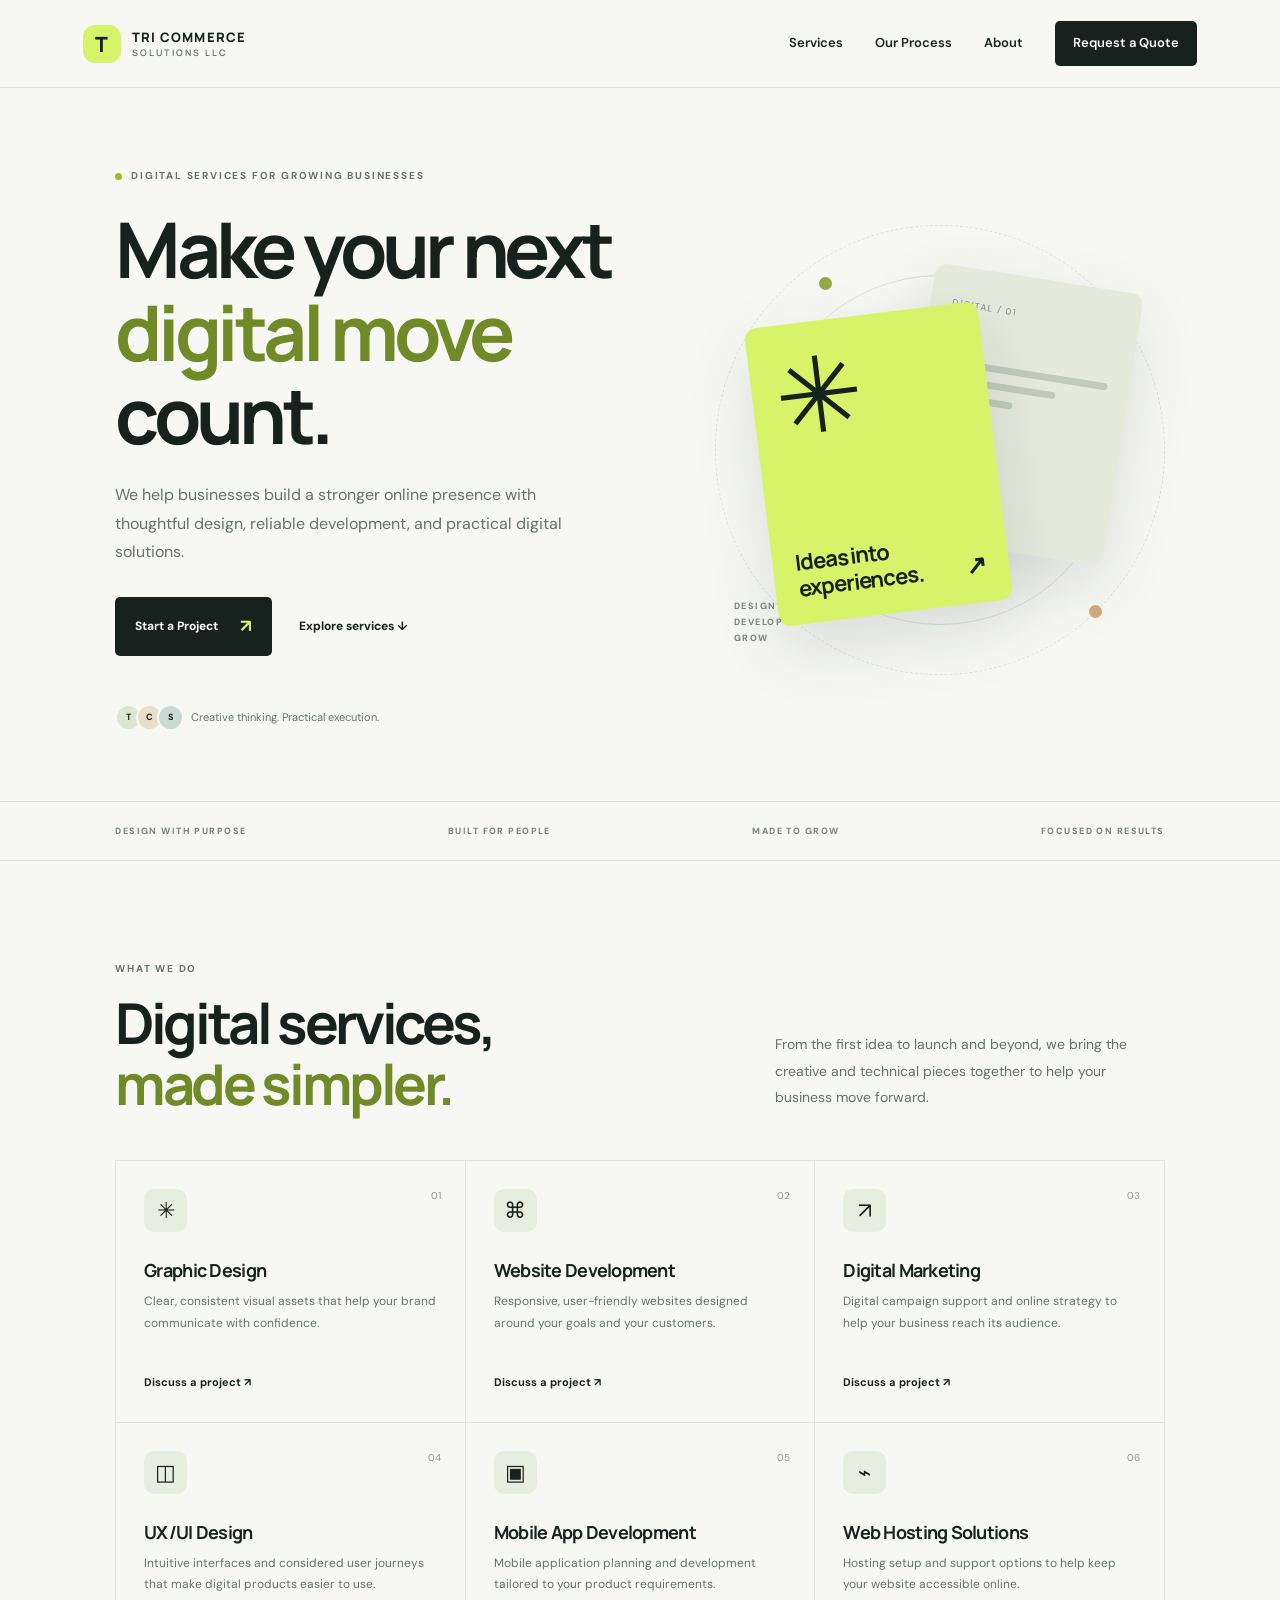
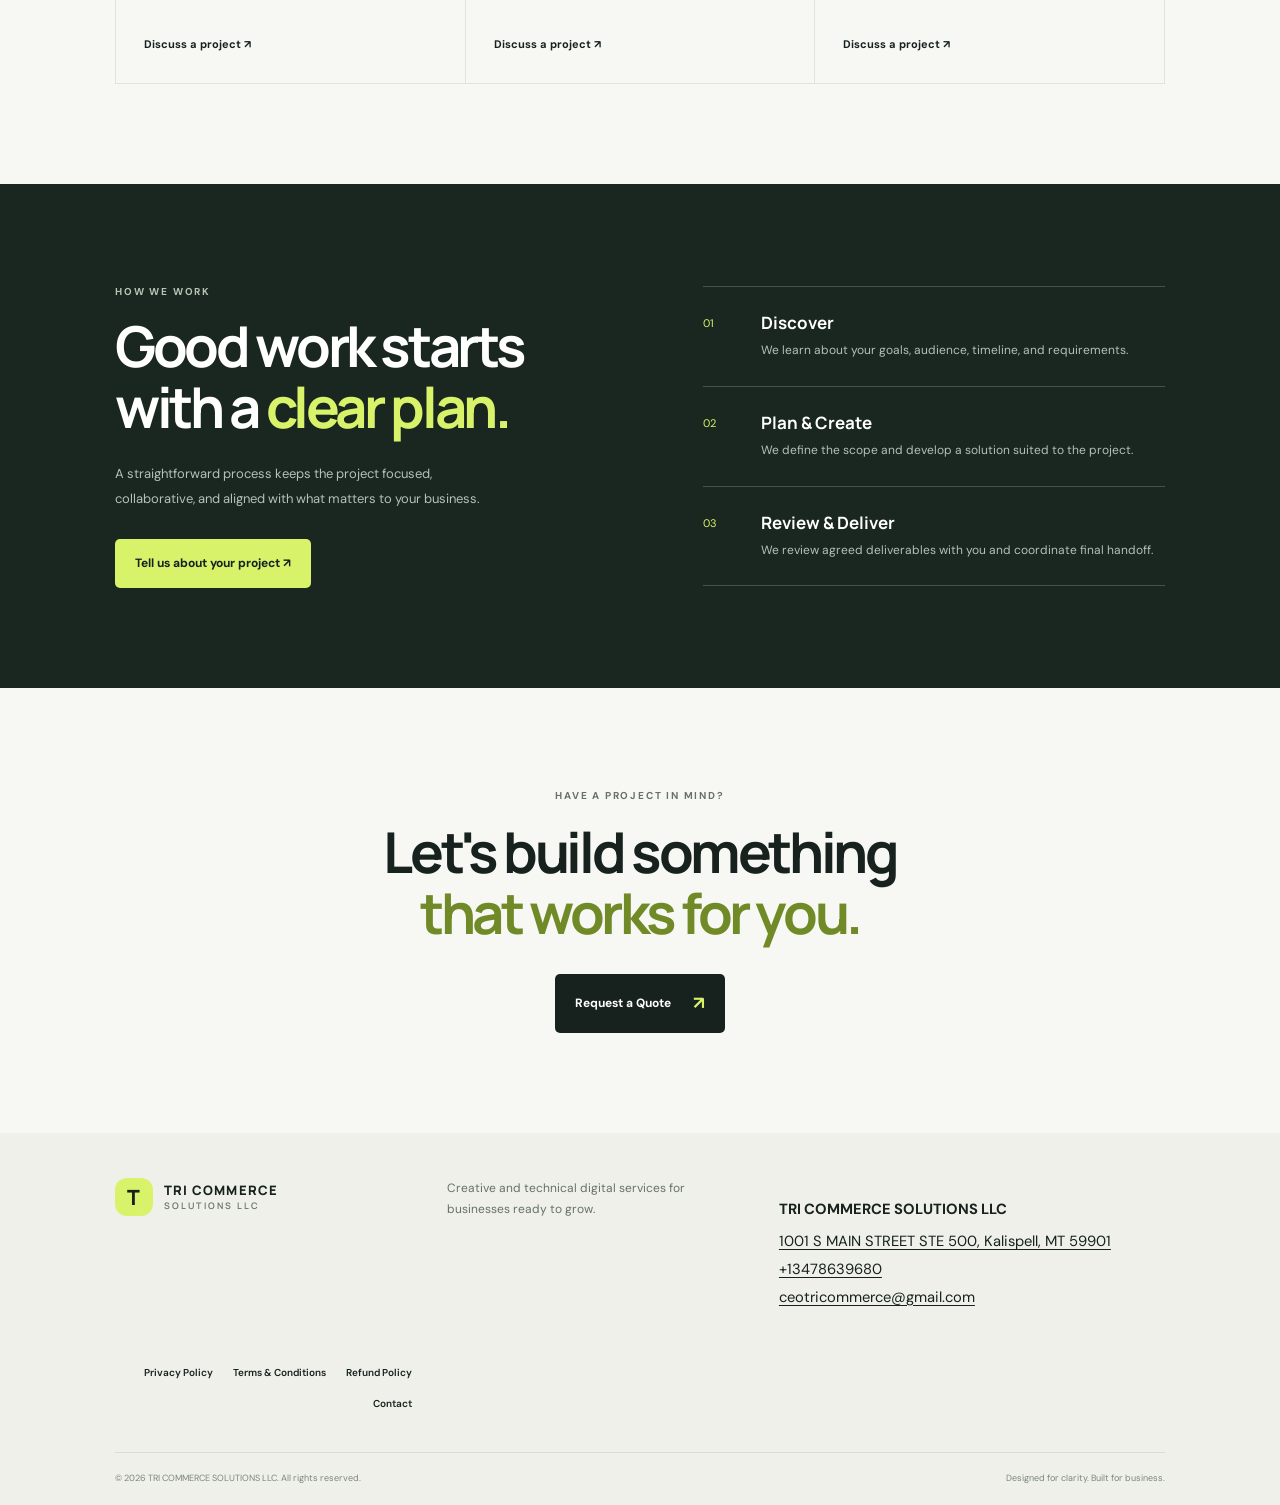
<file: index.html>
<!doctype html>
<html lang="en">
<head>
  <meta charset="utf-8"><meta name="viewport" content="width=device-width, initial-scale=1">
  <meta name="description" content="TRI COMMERCE SOLUTIONS LLC provides graphic design, website development, digital marketing, UX/UI design, mobile app development, and web hosting solutions.">
  <title>TRI COMMERCE SOLUTIONS LLC | Digital Services</title>
  <link rel="icon" href="assets/favicon.svg" type="image/svg+xml">
  <link rel="stylesheet" href="styles.css">
</head>
<body>
<header class="site-header">
  <a class="brand" href="index.html" aria-label="TRI COMMERCE SOLUTIONS LLC home"><span class="brand-mark">T</span><span>TRI COMMERCE <small>SOLUTIONS LLC</small></span></a>
  <button class="menu-toggle" aria-label="Toggle navigation" aria-expanded="false">☰</button>
  <nav class="nav"><a href="#services">Services</a><a href="#process">Our Process</a><a href="about.html">About</a><a href="contact.html" class="nav-cta">Request a Quote</a></nav>
</header>
<main>
  <section class="hero">
    <div class="hero-copy">
      <p class="eyebrow"><span></span> DIGITAL SERVICES FOR GROWING BUSINESSES</p>
      <h1>Make your next<br><em>digital move</em> count.</h1>
      <p class="hero-text">We help businesses build a stronger online presence with thoughtful design, reliable development, and practical digital solutions.</p>
      <div class="hero-actions"><a class="button button-dark" href="contact.html">Start a Project <span>↗</span></a><a class="text-link" href="#services">Explore services ↓</a></div>
      <div class="hero-note"><div class="avatar-stack"><b>T</b><b>C</b><b>S</b></div><span>Creative thinking. Practical execution.</span></div>
    </div>
    <div class="hero-art" aria-label="Abstract geometric illustration">
      <div class="art-orbit orbit-one"></div><div class="art-orbit orbit-two"></div>
      <div class="art-card card-back"><span class="tiny-label">DIGITAL / 01</span><div class="mini-lines"><i></i><i></i><i></i></div></div>
      <div class="art-card card-front"><span class="art-symbol">✳</span><div class="art-card-bottom"><span>Ideas into<br>experiences.</span><b>↗</b></div></div>
      <div class="art-dot dot-one"></div><div class="art-dot dot-two"></div><div class="art-label">DESIGN<br>DEVELOP<br>GROW</div>
    </div>
  </section>
  <section class="trust-strip"><span>DESIGN WITH PURPOSE</span><span>BUILT FOR PEOPLE</span><span>MADE TO GROW</span><span>FOCUSED ON RESULTS</span></section>
  <section class="section services-section" id="services">
    <div class="section-heading"><div><p class="eyebrow">WHAT WE DO</p><h2>Digital services,<br><em>made simpler.</em></h2></div><p>From the first idea to launch and beyond, we bring the creative and technical pieces together to help your business move forward.</p></div>
    <div class="service-grid">
      <article class="service-card"><span class="service-number">01</span><div class="service-icon">✳</div><h3>Graphic Design</h3><p>Clear, consistent visual assets that help your brand communicate with confidence.</p><a href="contact.html?service=Graphic%20Design">Discuss a project ↗</a></article>
      <article class="service-card"><span class="service-number">02</span><div class="service-icon">⌘</div><h3>Website Development</h3><p>Responsive, user-friendly websites designed around your goals and your customers.</p><a href="contact.html?service=Website%20Development">Discuss a project ↗</a></article>
      <article class="service-card"><span class="service-number">03</span><div class="service-icon">↗</div><h3>Digital Marketing</h3><p>Digital campaign support and online strategy to help your business reach its audience.</p><a href="contact.html?service=Digital%20Marketing">Discuss a project ↗</a></article>
      <article class="service-card"><span class="service-number">04</span><div class="service-icon">◫</div><h3>UX/UI Design</h3><p>Intuitive interfaces and considered user journeys that make digital products easier to use.</p><a href="contact.html?service=UX%2FUI%20Design">Discuss a project ↗</a></article>
      <article class="service-card"><span class="service-number">05</span><div class="service-icon">▣</div><h3>Mobile App Development</h3><p>Mobile application planning and development tailored to your product requirements.</p><a href="contact.html?service=Mobile%20App%20Development">Discuss a project ↗</a></article>
      <article class="service-card"><span class="service-number">06</span><div class="service-icon">⌁</div><h3>Web Hosting Solutions</h3><p>Hosting setup and support options to help keep your website accessible online.</p><a href="contact.html?service=Web%20Hosting">Discuss a project ↗</a></article>
    </div>
  </section>
  <section class="process-section" id="process"><div class="section process-inner"><div><p class="eyebrow">HOW WE WORK</p><h2>Good work starts<br>with a <em>clear plan.</em></h2><p class="process-intro">A straightforward process keeps the project focused, collaborative, and aligned with what matters to your business.</p><a class="button button-light" href="contact.html">Tell us about your project ↗</a></div><div class="steps"><div class="step"><span>01</span><div><h3>Discover</h3><p>We learn about your goals, audience, timeline, and requirements.</p></div></div><div class="step"><span>02</span><div><h3>Plan & Create</h3><p>We define the scope and develop a solution suited to the project.</p></div></div><div class="step"><span>03</span><div><h3>Review & Deliver</h3><p>We review agreed deliverables with you and coordinate final handoff.</p></div></div></div></div></section>
  <section class="cta-section"><p class="eyebrow">HAVE A PROJECT IN MIND?</p><h2>Let's build something<br><em>that works for you.</em></h2><a class="button button-dark" href="contact.html">Request a Quote <span>↗</span></a></section>
</main>
<footer class="footer"><div class="footer-top"><a class="brand brand-footer" href="index.html"><span class="brand-mark">T</span><span>TRI COMMERCE <small>SOLUTIONS LLC</small></span></a><p>Creative and technical digital services for businesses ready to grow.</p><div class="business-contact"><strong>TRI COMMERCE SOLUTIONS LLC</strong><br><a href="https://www.google.com/maps/search/?api=1&query=1001+S+MAIN+STREET+STE+500+Kalispell+MT+59901">1001 S MAIN STREET STE 500, Kalispell, MT 59901</a><br><a href="tel:+13478639680">+13478639680</a><br><a href="mailto:ceotricommerce@gmail.com">ceotricommerce@gmail.com</a></div><div class="footer-links"><a href="privacy.html">Privacy Policy</a><a href="terms.html">Terms & Conditions</a><a href="refund-policy.html">Refund Policy</a><a href="contact.html">Contact</a></div></div><div class="footer-bottom"><span>© <span id="year"></span> TRI COMMERCE SOLUTIONS LLC. All rights reserved.</span><span>Designed for clarity. Built for business.</span></div></footer>
<script src="script.js"></script>
</body></html>
</file>
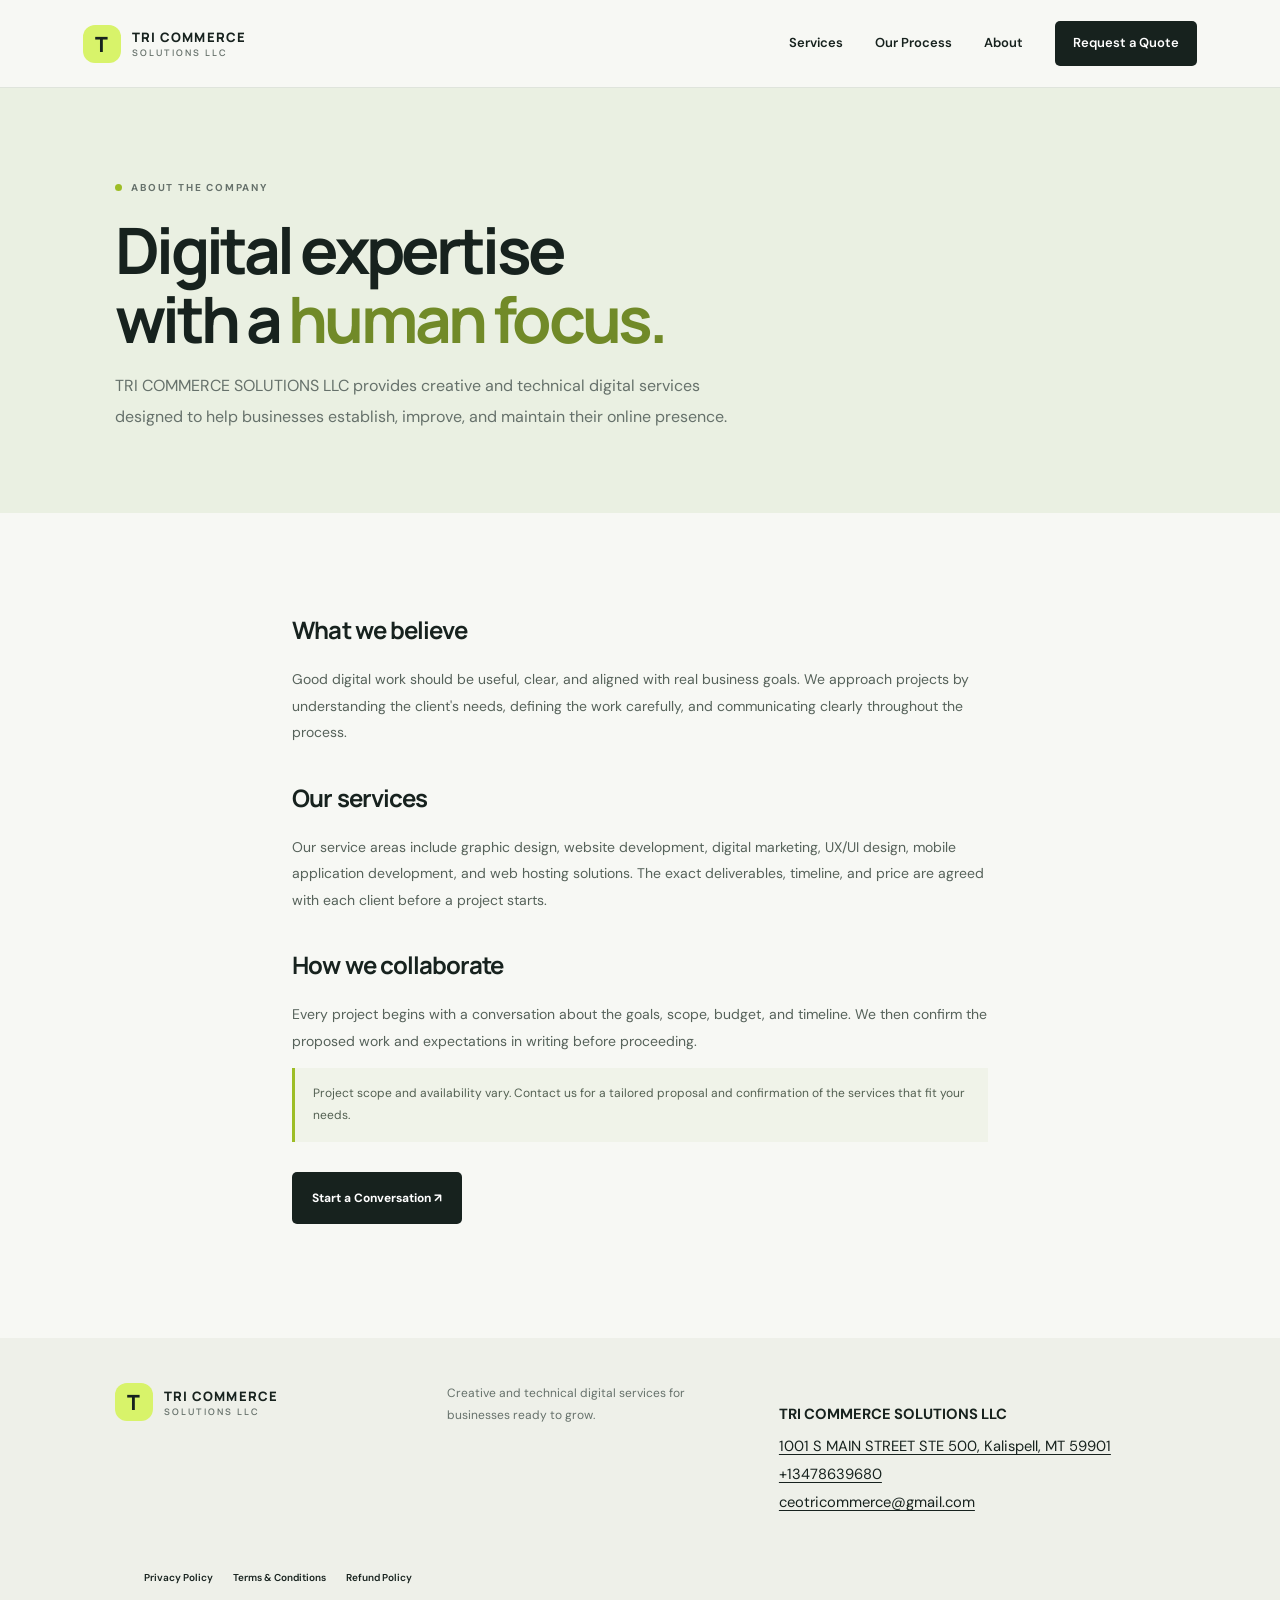
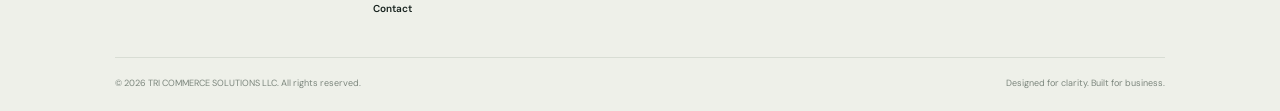
<file: about.html>
<!doctype html><html lang="en"><head><meta charset="utf-8"><meta name="viewport" content="width=device-width,initial-scale=1"><meta name="description" content="Learn about TRI COMMERCE SOLUTIONS LLC and its digital services."><title>About Us | TRI COMMERCE SOLUTIONS LLC</title><link rel="stylesheet" href="styles.css"></head><body><header class="site-header"><a class="brand" href="index.html"><span class="brand-mark">T</span><span>TRI COMMERCE <small>SOLUTIONS LLC</small></span></a><button class="menu-toggle" aria-label="Toggle navigation" aria-expanded="false">☰</button><nav class="nav"><a href="index.html#services">Services</a><a href="index.html#process">Our Process</a><a href="about.html">About</a><a href="contact.html" class="nav-cta">Request a Quote</a></nav></header><main><section class="page-hero"><p class="eyebrow"><span></span> ABOUT THE COMPANY</p><h1>Digital expertise<br>with a <em>human focus.</em></h1><p>TRI COMMERCE SOLUTIONS LLC provides creative and technical digital services designed to help businesses establish, improve, and maintain their online presence.</p></section><section class="content-section"><h2>What we believe</h2><p>Good digital work should be useful, clear, and aligned with real business goals. We approach projects by understanding the client's needs, defining the work carefully, and communicating clearly throughout the process.</p><h2>Our services</h2><p>Our service areas include graphic design, website development, digital marketing, UX/UI design, mobile application development, and web hosting solutions. The exact deliverables, timeline, and price are agreed with each client before a project starts.</p><h2>How we collaborate</h2><p>Every project begins with a conversation about the goals, scope, budget, and timeline. We then confirm the proposed work and expectations in writing before proceeding.</p><div class="notice">Project scope and availability vary. Contact us for a tailored proposal and confirmation of the services that fit your needs.</div><p style="margin-top:30px"><a class="button button-dark" href="contact.html">Start a Conversation ↗</a></p></section></main><footer class="footer"><div class="footer-top"><a class="brand brand-footer" href="index.html"><span class="brand-mark">T</span><span>TRI COMMERCE <small>SOLUTIONS LLC</small></span></a><p>Creative and technical digital services for businesses ready to grow.</p><div class="business-contact"><strong>TRI COMMERCE SOLUTIONS LLC</strong><br><a href="https://www.google.com/maps/search/?api=1&query=1001+S+MAIN+STREET+STE+500+Kalispell+MT+59901">1001 S MAIN STREET STE 500, Kalispell, MT 59901</a><br><a href="tel:+13478639680">+13478639680</a><br><a href="mailto:ceotricommerce@gmail.com">ceotricommerce@gmail.com</a></div><div class="footer-links"><a href="privacy.html">Privacy Policy</a><a href="terms.html">Terms & Conditions</a><a href="refund-policy.html">Refund Policy</a><a href="contact.html">Contact</a></div></div><div class="footer-bottom"><span>© <span id="year"></span> TRI COMMERCE SOLUTIONS LLC. All rights reserved.</span><span>Designed for clarity. Built for business.</span></div></footer><script src="script.js"></script></body></html>
</file>
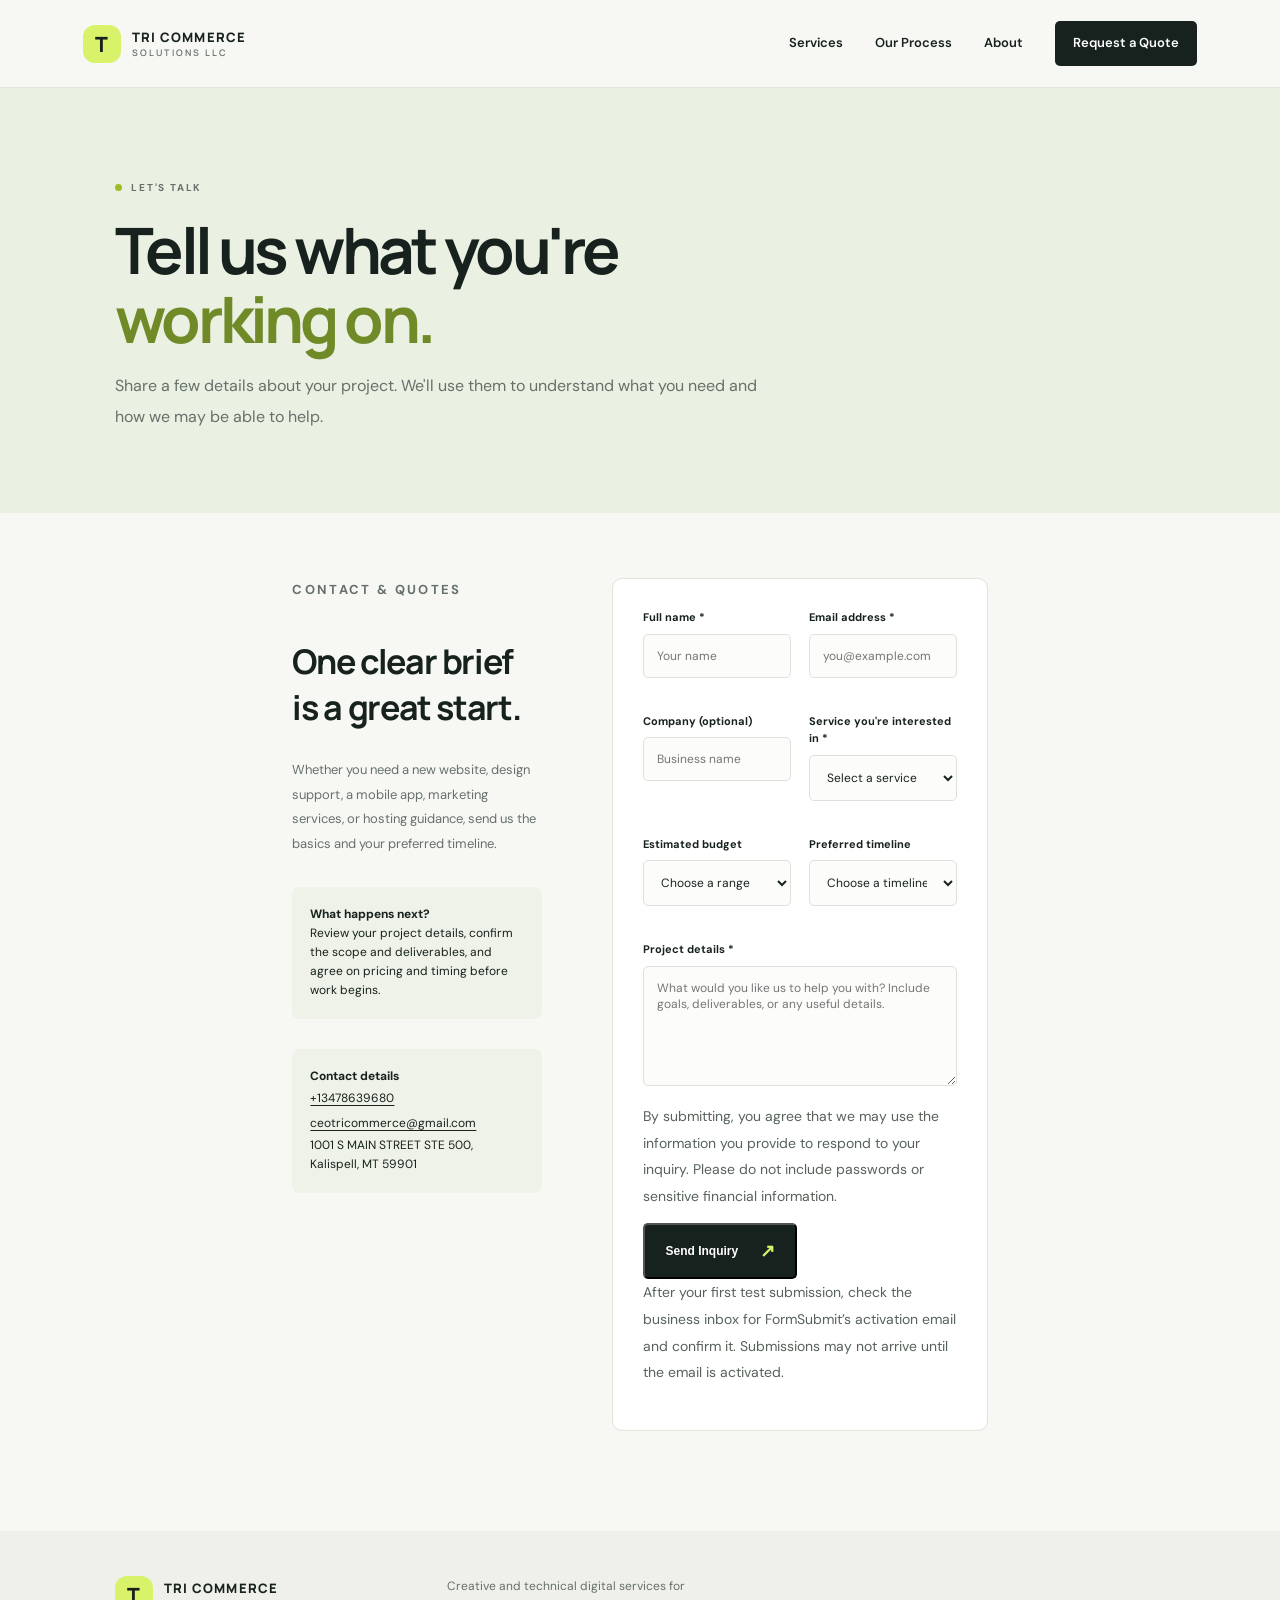
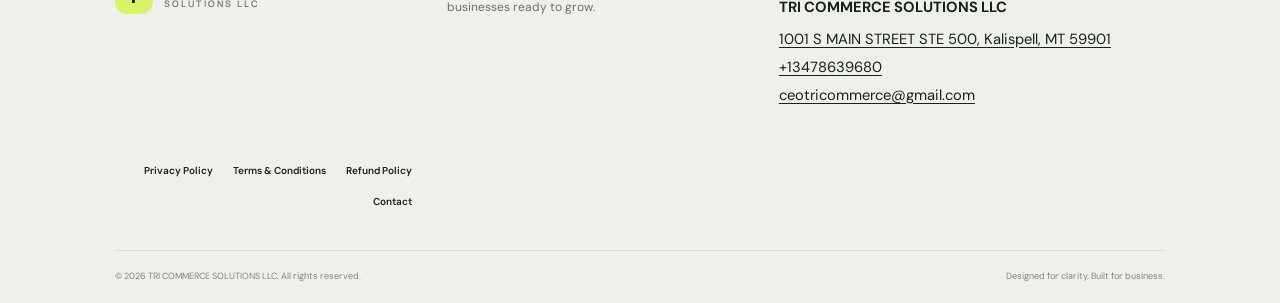
<file: contact.html>
<!doctype html><html lang="en"><head><meta charset="utf-8"><meta name="viewport" content="width=device-width,initial-scale=1"><meta name="description" content="Contact TRI COMMERCE SOLUTIONS LLC about digital services or request a project quote."><title>Contact & Request a Quote | TRI COMMERCE SOLUTIONS LLC</title><link rel="stylesheet" href="styles.css"></head><body>
<header class="site-header"><a class="brand" href="index.html"><span class="brand-mark">T</span><span>TRI COMMERCE <small>SOLUTIONS LLC</small></span></a><button class="menu-toggle" aria-label="Toggle navigation" aria-expanded="false">☰</button><nav class="nav"><a href="index.html#services">Services</a><a href="index.html#process">Our Process</a><a href="about.html">About</a><a href="contact.html" class="nav-cta">Request a Quote</a></nav></header>
<main><section class="page-hero"><p class="eyebrow"><span></span> LET'S TALK</p><h1>Tell us what you're<br><em>working on.</em></h1><p>Share a few details about your project. We'll use them to understand what you need and how we may be able to help.</p></section><section class="content-section contact-layout"><div class="contact-aside"><p class="eyebrow">CONTACT & QUOTES</p><h2>One clear brief is a great start.</h2><p>Whether you need a new website, design support, a mobile app, marketing services, or hosting guidance, send us the basics and your preferred timeline.</p><div class="contact-note"><strong>What happens next?</strong><br>Review your project details, confirm the scope and deliverables, and agree on pricing and timing before work begins.</div><div class="contact-note"><strong>Contact details</strong><br><a href="tel:+13478639680">+13478639680</a><br><a href="mailto:ceotricommerce@gmail.com">ceotricommerce@gmail.com</a><br>1001 S MAIN STREET STE 500, Kalispell, MT 59901</div></div>
<form class="form-card" id="contact-form" action="https://formsubmit.co/ceotricommerce@gmail.com" method="POST"><input type="hidden" name="_subject" value="New website inquiry — TRI COMMERCE SOLUTIONS LLC"><input type="hidden" name="_template" value="table"><div class="form-grid"><div class="field"><label for="name">Full name *</label><input id="name" name="name" autocomplete="name" required placeholder="Your name"></div><div class="field"><label for="email">Email address *</label><input id="email" name="email" type="email" autocomplete="email" required placeholder="you@example.com"></div><div class="field"><label for="company">Company (optional)</label><input id="company" name="company" autocomplete="organization" placeholder="Business name"></div><div class="field"><label for="service">Service you're interested in *</label><select id="service" name="service" required><option value="">Select a service</option><option>Graphic Design</option><option>Website Development</option><option>Digital Marketing</option><option>UX/UI Design</option><option>Mobile App Development</option><option>Web Hosting</option><option>Multiple Services</option><option>Other</option></select></div><div class="field"><label for="budget">Estimated budget</label><select id="budget" name="budget"><option value="">Choose a range</option><option>Under $500</option><option>$500–$2,000</option><option>$2,000–$5,000</option><option>$5,000+</option><option>Not sure yet</option></select></div><div class="field"><label for="timeline">Preferred timeline</label><select id="timeline" name="timeline"><option value="">Choose a timeline</option><option>As soon as possible</option><option>1–3 weeks</option><option>3–6 weeks</option><option>Flexible</option></select></div><div class="field full"><label for="message">Project details *</label><textarea id="message" name="message" required placeholder="What would you like us to help you with? Include goals, deliverables, or any useful details."></textarea></div></div><p class="form-hint">By submitting, you agree that we may use the information you provide to respond to your inquiry. Please do not include passwords or sensitive financial information.</p><button class="button button-dark" type="submit">Send Inquiry <span>↗</span></button><p class="form-hint">After your first test submission, check the business inbox for FormSubmit’s activation email and confirm it. Submissions may not arrive until the email is activated.</p></form></section></main>
<footer class="footer"><div class="footer-top"><a class="brand brand-footer" href="index.html"><span class="brand-mark">T</span><span>TRI COMMERCE <small>SOLUTIONS LLC</small></span></a><p>Creative and technical digital services for businesses ready to grow.</p><div class="business-contact"><strong>TRI COMMERCE SOLUTIONS LLC</strong><br><a href="https://www.google.com/maps/search/?api=1&query=1001+S+MAIN+STREET+STE+500+Kalispell+MT+59901">1001 S MAIN STREET STE 500, Kalispell, MT 59901</a><br><a href="tel:+13478639680">+13478639680</a><br><a href="mailto:ceotricommerce@gmail.com">ceotricommerce@gmail.com</a></div><div class="footer-links"><a href="privacy.html">Privacy Policy</a><a href="terms.html">Terms & Conditions</a><a href="refund-policy.html">Refund Policy</a><a href="contact.html">Contact</a></div></div><div class="footer-bottom"><span>© <span id="year"></span> TRI COMMERCE SOLUTIONS LLC. All rights reserved.</span><span>Designed for clarity. Built for business.</span></div></footer><script src="script.js"></script></body></html>
</file>
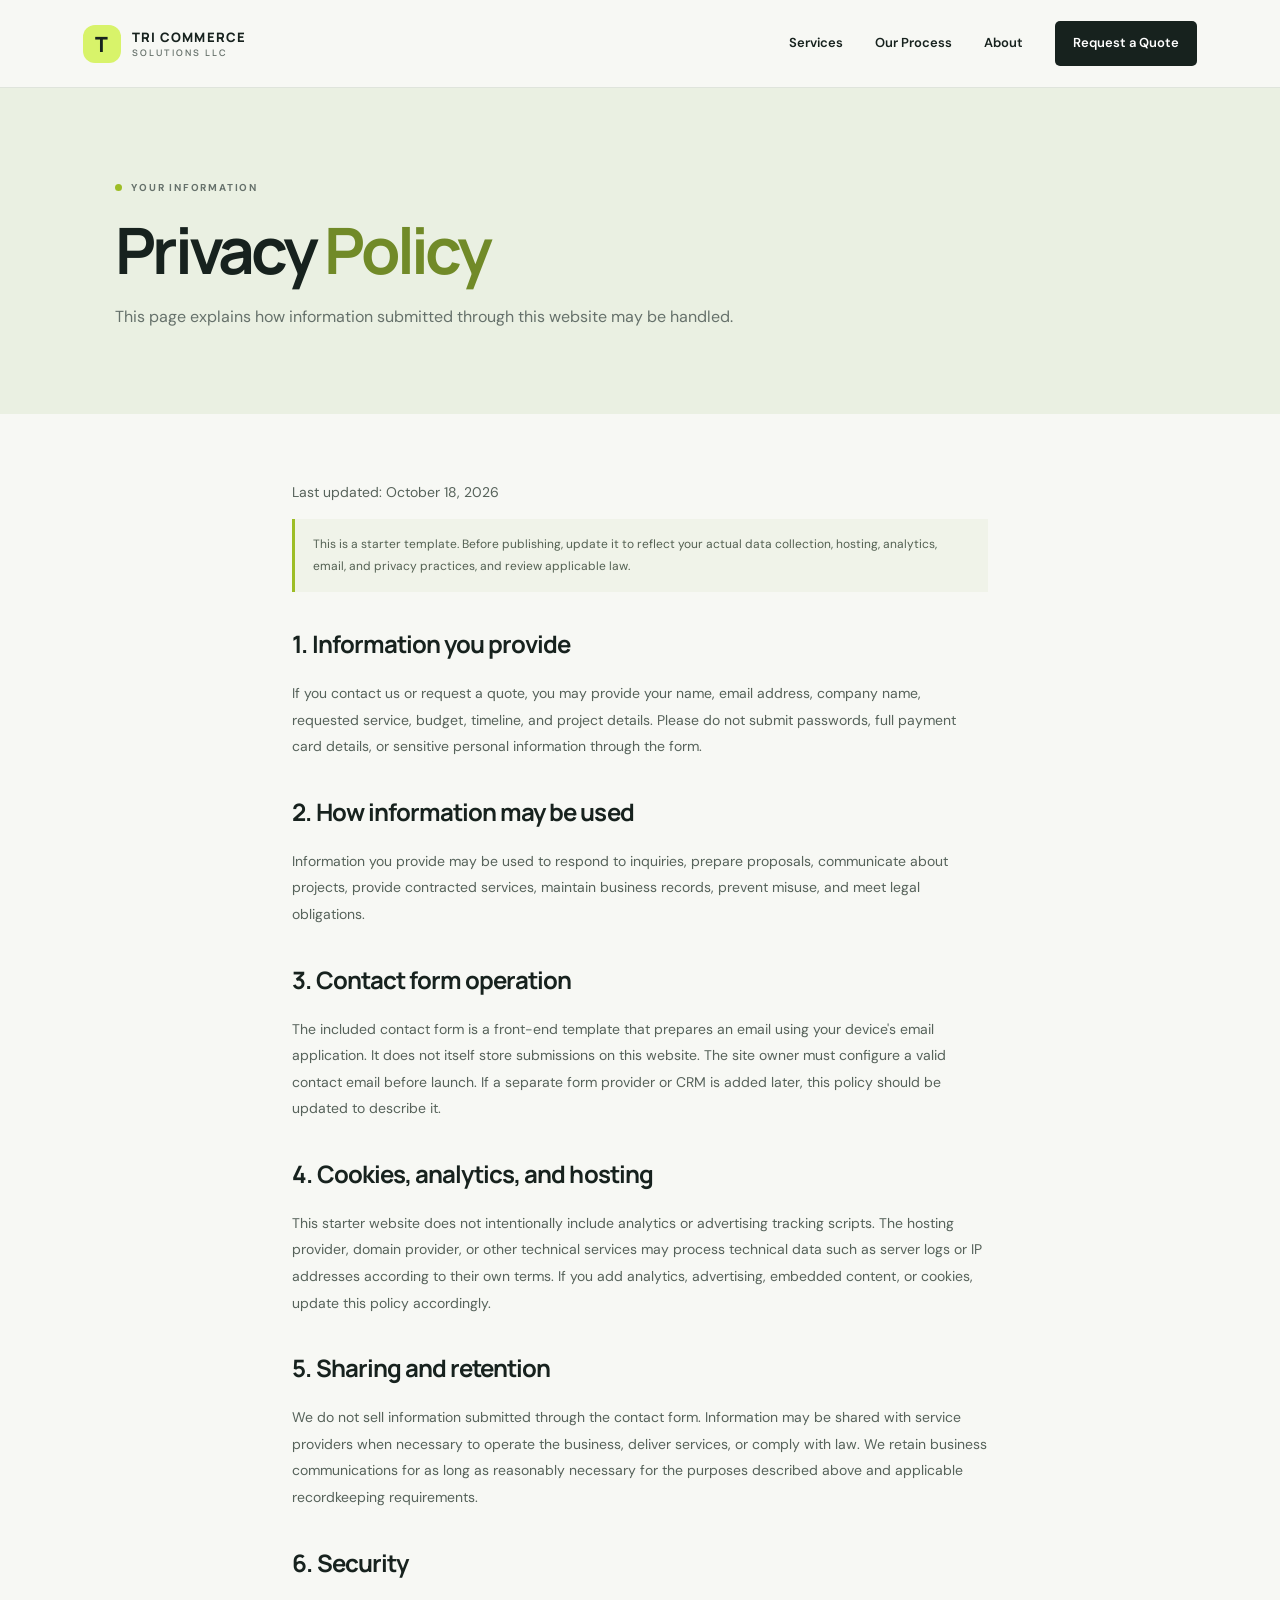
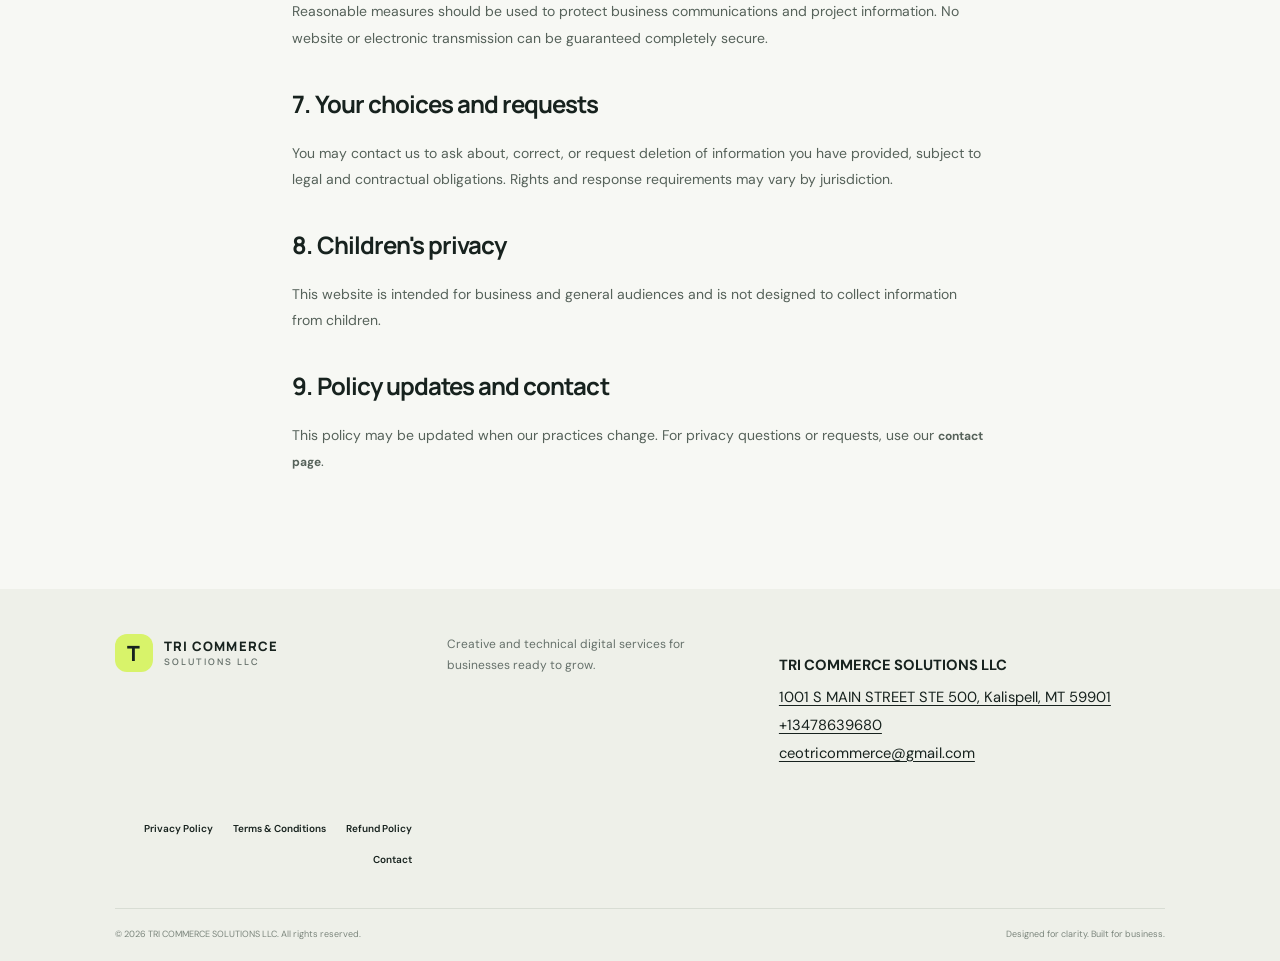
<file: privacy.html>
<!doctype html><html lang="en"><head><meta charset="utf-8"><meta name="viewport" content="width=device-width,initial-scale=1"><title>Privacy Policy | TRI COMMERCE SOLUTIONS LLC</title><link rel="stylesheet" href="styles.css"></head><body><header class="site-header"><a class="brand" href="index.html"><span class="brand-mark">T</span><span>TRI COMMERCE <small>SOLUTIONS LLC</small></span></a><button class="menu-toggle" aria-label="Toggle navigation" aria-expanded="false">☰</button><nav class="nav"><a href="index.html#services">Services</a><a href="index.html#process">Our Process</a><a href="about.html">About</a><a href="contact.html" class="nav-cta">Request a Quote</a></nav></header><main><section class="page-hero"><p class="eyebrow"><span></span> YOUR INFORMATION</p><h1>Privacy <em>Policy</em></h1><p>This page explains how information submitted through this website may be handled.</p></section><article class="content-section"><p class="legal-updated">Last updated: October 18, 2026</p><div class="notice">This is a starter template. Before publishing, update it to reflect your actual data collection, hosting, analytics, email, and privacy practices, and review applicable law.</div><h2>1. Information you provide</h2><p>If you contact us or request a quote, you may provide your name, email address, company name, requested service, budget, timeline, and project details. Please do not submit passwords, full payment card details, or sensitive personal information through the form.</p><h2>2. How information may be used</h2><p>Information you provide may be used to respond to inquiries, prepare proposals, communicate about projects, provide contracted services, maintain business records, prevent misuse, and meet legal obligations.</p><h2>3. Contact form operation</h2><p>The included contact form is a front-end template that prepares an email using your device's email application. It does not itself store submissions on this website. The site owner must configure a valid contact email before launch. If a separate form provider or CRM is added later, this policy should be updated to describe it.</p><h2>4. Cookies, analytics, and hosting</h2><p>This starter website does not intentionally include analytics or advertising tracking scripts. The hosting provider, domain provider, or other technical services may process technical data such as server logs or IP addresses according to their own terms. If you add analytics, advertising, embedded content, or cookies, update this policy accordingly.</p><h2>5. Sharing and retention</h2><p>We do not sell information submitted through the contact form. Information may be shared with service providers when necessary to operate the business, deliver services, or comply with law. We retain business communications for as long as reasonably necessary for the purposes described above and applicable recordkeeping requirements.</p><h2>6. Security</h2><p>Reasonable measures should be used to protect business communications and project information. No website or electronic transmission can be guaranteed completely secure.</p><h2>7. Your choices and requests</h2><p>You may contact us to ask about, correct, or request deletion of information you have provided, subject to legal and contractual obligations. Rights and response requirements may vary by jurisdiction.</p><h2>8. Children's privacy</h2><p>This website is intended for business and general audiences and is not designed to collect information from children.</p><h2>9. Policy updates and contact</h2><p>This policy may be updated when our practices change. For privacy questions or requests, use our <a class="text-link" href="contact.html">contact page</a>.</p></article></main><footer class="footer"><div class="footer-top"><a class="brand brand-footer" href="index.html"><span class="brand-mark">T</span><span>TRI COMMERCE <small>SOLUTIONS LLC</small></span></a><p>Creative and technical digital services for businesses ready to grow.</p><div class="business-contact"><strong>TRI COMMERCE SOLUTIONS LLC</strong><br><a href="https://www.google.com/maps/search/?api=1&query=1001+S+MAIN+STREET+STE+500+Kalispell+MT+59901">1001 S MAIN STREET STE 500, Kalispell, MT 59901</a><br><a href="tel:+13478639680">+13478639680</a><br><a href="mailto:ceotricommerce@gmail.com">ceotricommerce@gmail.com</a></div><div class="footer-links"><a href="privacy.html">Privacy Policy</a><a href="terms.html">Terms & Conditions</a><a href="refund-policy.html">Refund Policy</a><a href="contact.html">Contact</a></div></div><div class="footer-bottom"><span>© <span id="year"></span> TRI COMMERCE SOLUTIONS LLC. All rights reserved.</span><span>Designed for clarity. Built for business.</span></div></footer><script src="script.js"></script></body></html>
</file>
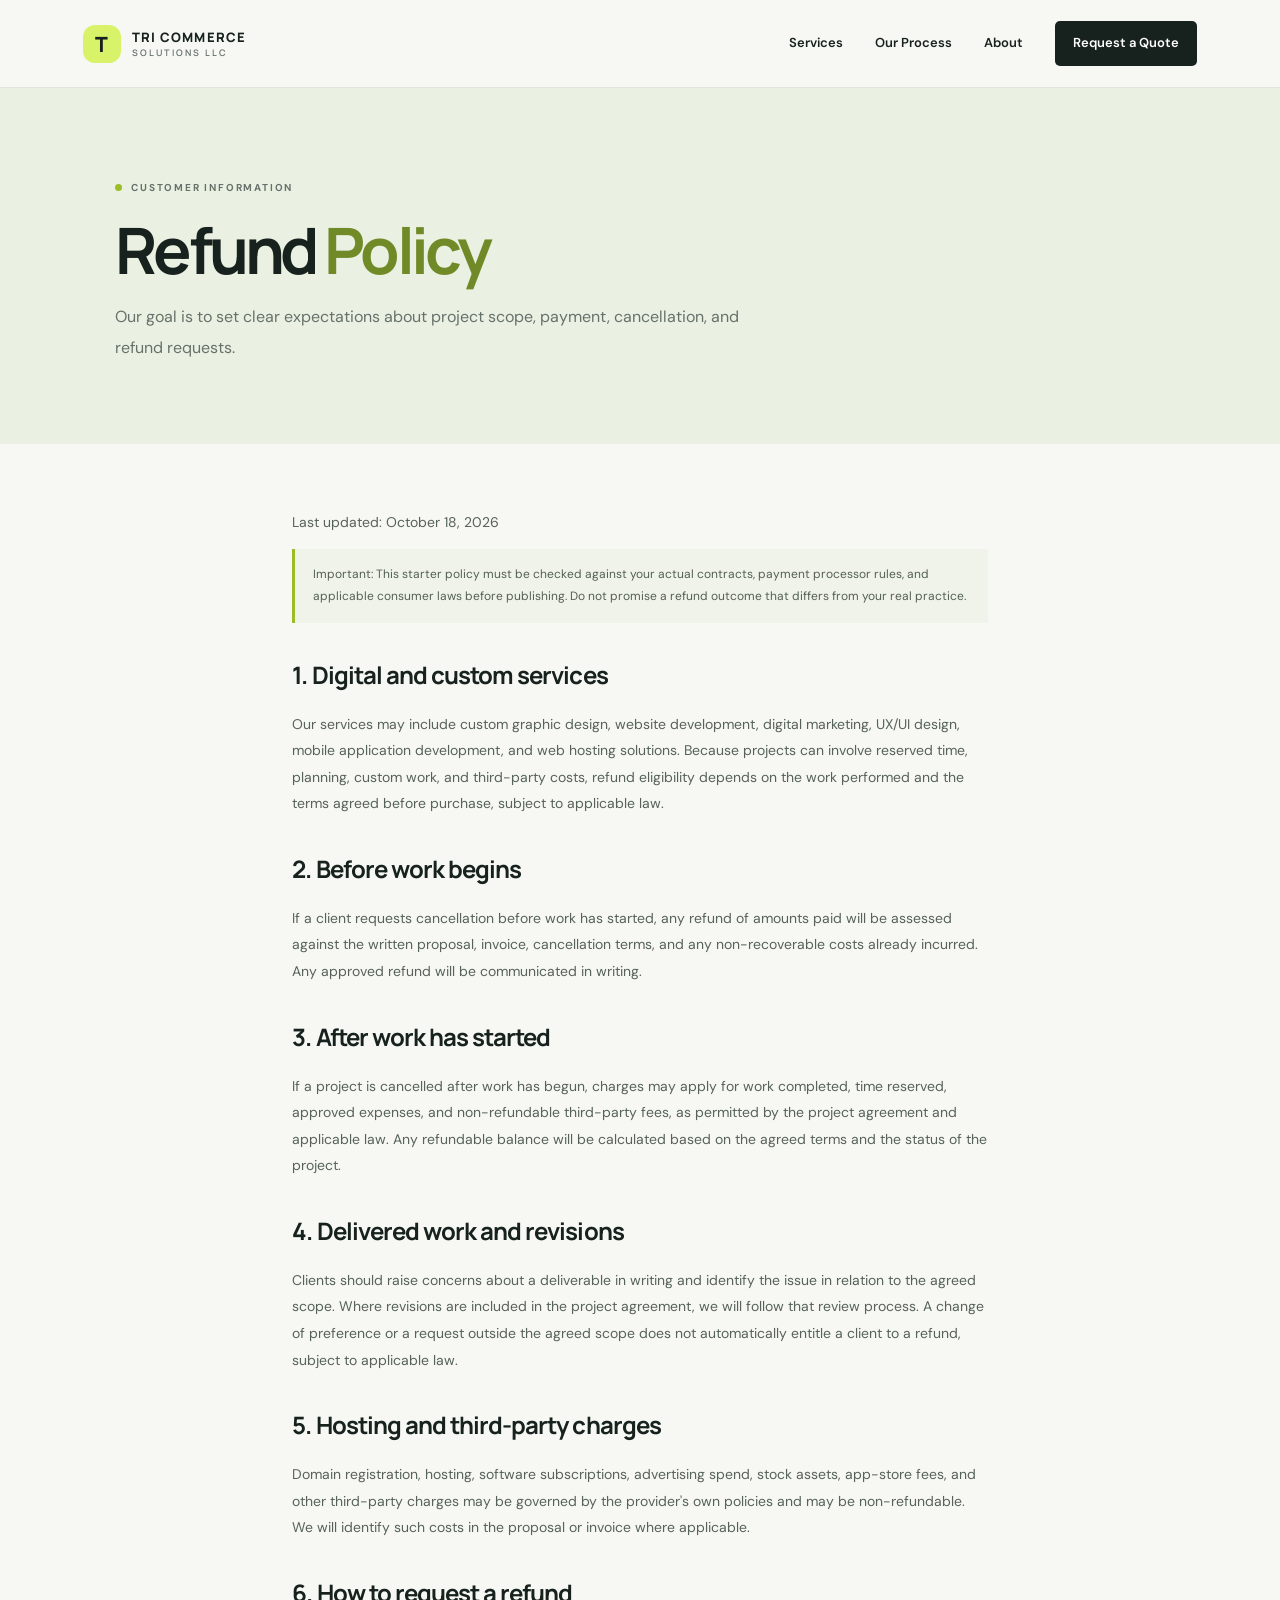
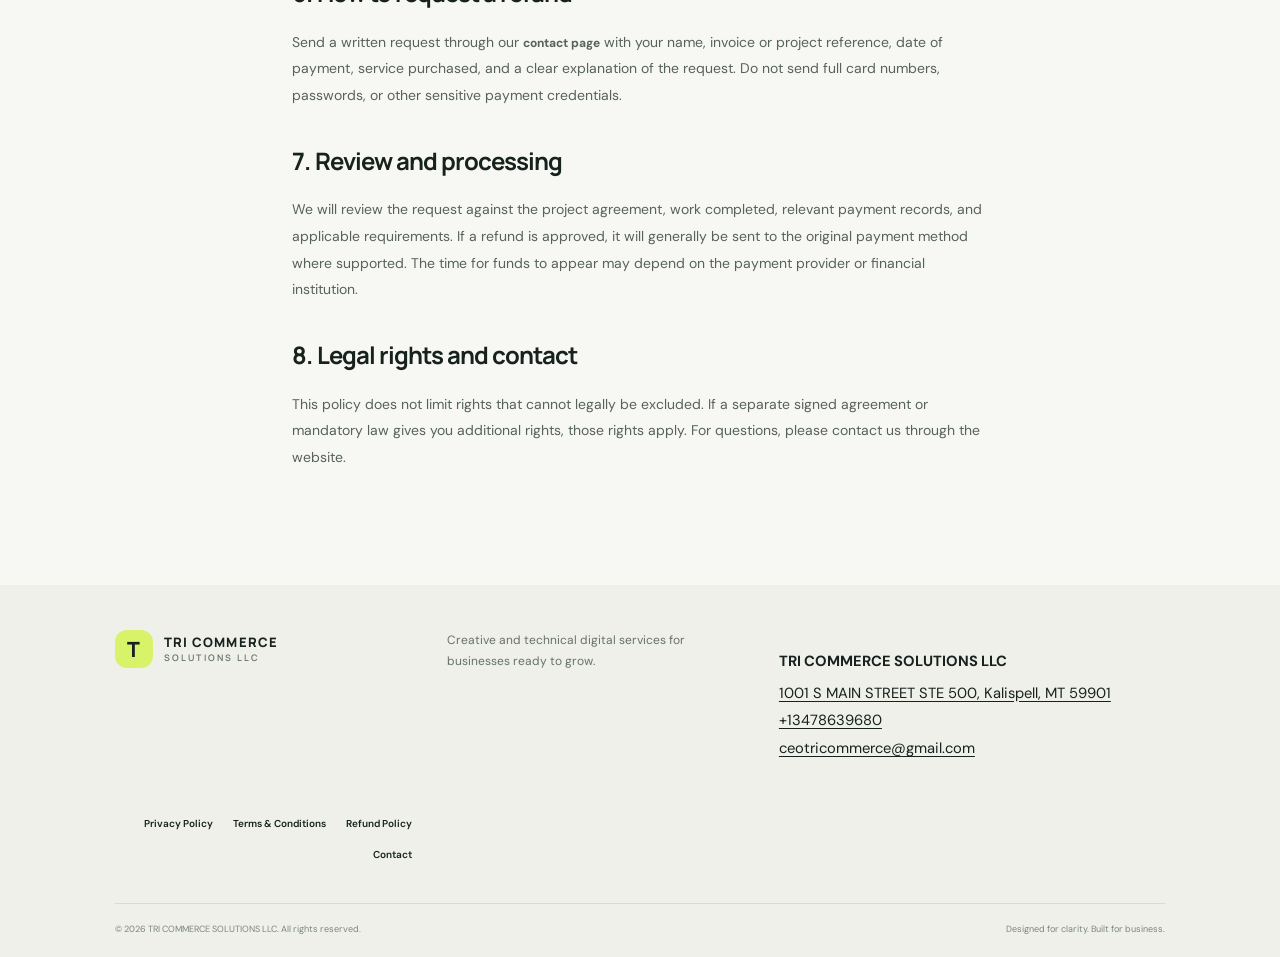
<file: refund-policy.html>
<!doctype html><html lang="en"><head><meta charset="utf-8"><meta name="viewport" content="width=device-width,initial-scale=1"><title>Refund Policy | TRI COMMERCE SOLUTIONS LLC</title><link rel="stylesheet" href="styles.css"></head><body><header class="site-header"><a class="brand" href="index.html"><span class="brand-mark">T</span><span>TRI COMMERCE <small>SOLUTIONS LLC</small></span></a><button class="menu-toggle" aria-label="Toggle navigation" aria-expanded="false">☰</button><nav class="nav"><a href="index.html#services">Services</a><a href="index.html#process">Our Process</a><a href="about.html">About</a><a href="contact.html" class="nav-cta">Request a Quote</a></nav></header><main><section class="page-hero"><p class="eyebrow"><span></span> CUSTOMER INFORMATION</p><h1>Refund <em>Policy</em></h1><p>Our goal is to set clear expectations about project scope, payment, cancellation, and refund requests.</p></section><article class="content-section"><p class="legal-updated">Last updated: October 18, 2026</p><div class="notice">Important: This starter policy must be checked against your actual contracts, payment processor rules, and applicable consumer laws before publishing. Do not promise a refund outcome that differs from your real practice.</div><h2>1. Digital and custom services</h2><p>Our services may include custom graphic design, website development, digital marketing, UX/UI design, mobile application development, and web hosting solutions. Because projects can involve reserved time, planning, custom work, and third-party costs, refund eligibility depends on the work performed and the terms agreed before purchase, subject to applicable law.</p><h2>2. Before work begins</h2><p>If a client requests cancellation before work has started, any refund of amounts paid will be assessed against the written proposal, invoice, cancellation terms, and any non-recoverable costs already incurred. Any approved refund will be communicated in writing.</p><h2>3. After work has started</h2><p>If a project is cancelled after work has begun, charges may apply for work completed, time reserved, approved expenses, and non-refundable third-party fees, as permitted by the project agreement and applicable law. Any refundable balance will be calculated based on the agreed terms and the status of the project.</p><h2>4. Delivered work and revisions</h2><p>Clients should raise concerns about a deliverable in writing and identify the issue in relation to the agreed scope. Where revisions are included in the project agreement, we will follow that review process. A change of preference or a request outside the agreed scope does not automatically entitle a client to a refund, subject to applicable law.</p><h2>5. Hosting and third-party charges</h2><p>Domain registration, hosting, software subscriptions, advertising spend, stock assets, app-store fees, and other third-party charges may be governed by the provider's own policies and may be non-refundable. We will identify such costs in the proposal or invoice where applicable.</p><h2>6. How to request a refund</h2><p>Send a written request through our <a class="text-link" href="contact.html">contact page</a> with your name, invoice or project reference, date of payment, service purchased, and a clear explanation of the request. Do not send full card numbers, passwords, or other sensitive payment credentials.</p><h2>7. Review and processing</h2><p>We will review the request against the project agreement, work completed, relevant payment records, and applicable requirements. If a refund is approved, it will generally be sent to the original payment method where supported. The time for funds to appear may depend on the payment provider or financial institution.</p><h2>8. Legal rights and contact</h2><p>This policy does not limit rights that cannot legally be excluded. If a separate signed agreement or mandatory law gives you additional rights, those rights apply. For questions, please contact us through the website.</p></article></main><footer class="footer"><div class="footer-top"><a class="brand brand-footer" href="index.html"><span class="brand-mark">T</span><span>TRI COMMERCE <small>SOLUTIONS LLC</small></span></a><p>Creative and technical digital services for businesses ready to grow.</p><div class="business-contact"><strong>TRI COMMERCE SOLUTIONS LLC</strong><br><a href="https://www.google.com/maps/search/?api=1&query=1001+S+MAIN+STREET+STE+500+Kalispell+MT+59901">1001 S MAIN STREET STE 500, Kalispell, MT 59901</a><br><a href="tel:+13478639680">+13478639680</a><br><a href="mailto:ceotricommerce@gmail.com">ceotricommerce@gmail.com</a></div><div class="footer-links"><a href="privacy.html">Privacy Policy</a><a href="terms.html">Terms & Conditions</a><a href="refund-policy.html">Refund Policy</a><a href="contact.html">Contact</a></div></div><div class="footer-bottom"><span>© <span id="year"></span> TRI COMMERCE SOLUTIONS LLC. All rights reserved.</span><span>Designed for clarity. Built for business.</span></div></footer><script src="script.js"></script></body></html>
</file>
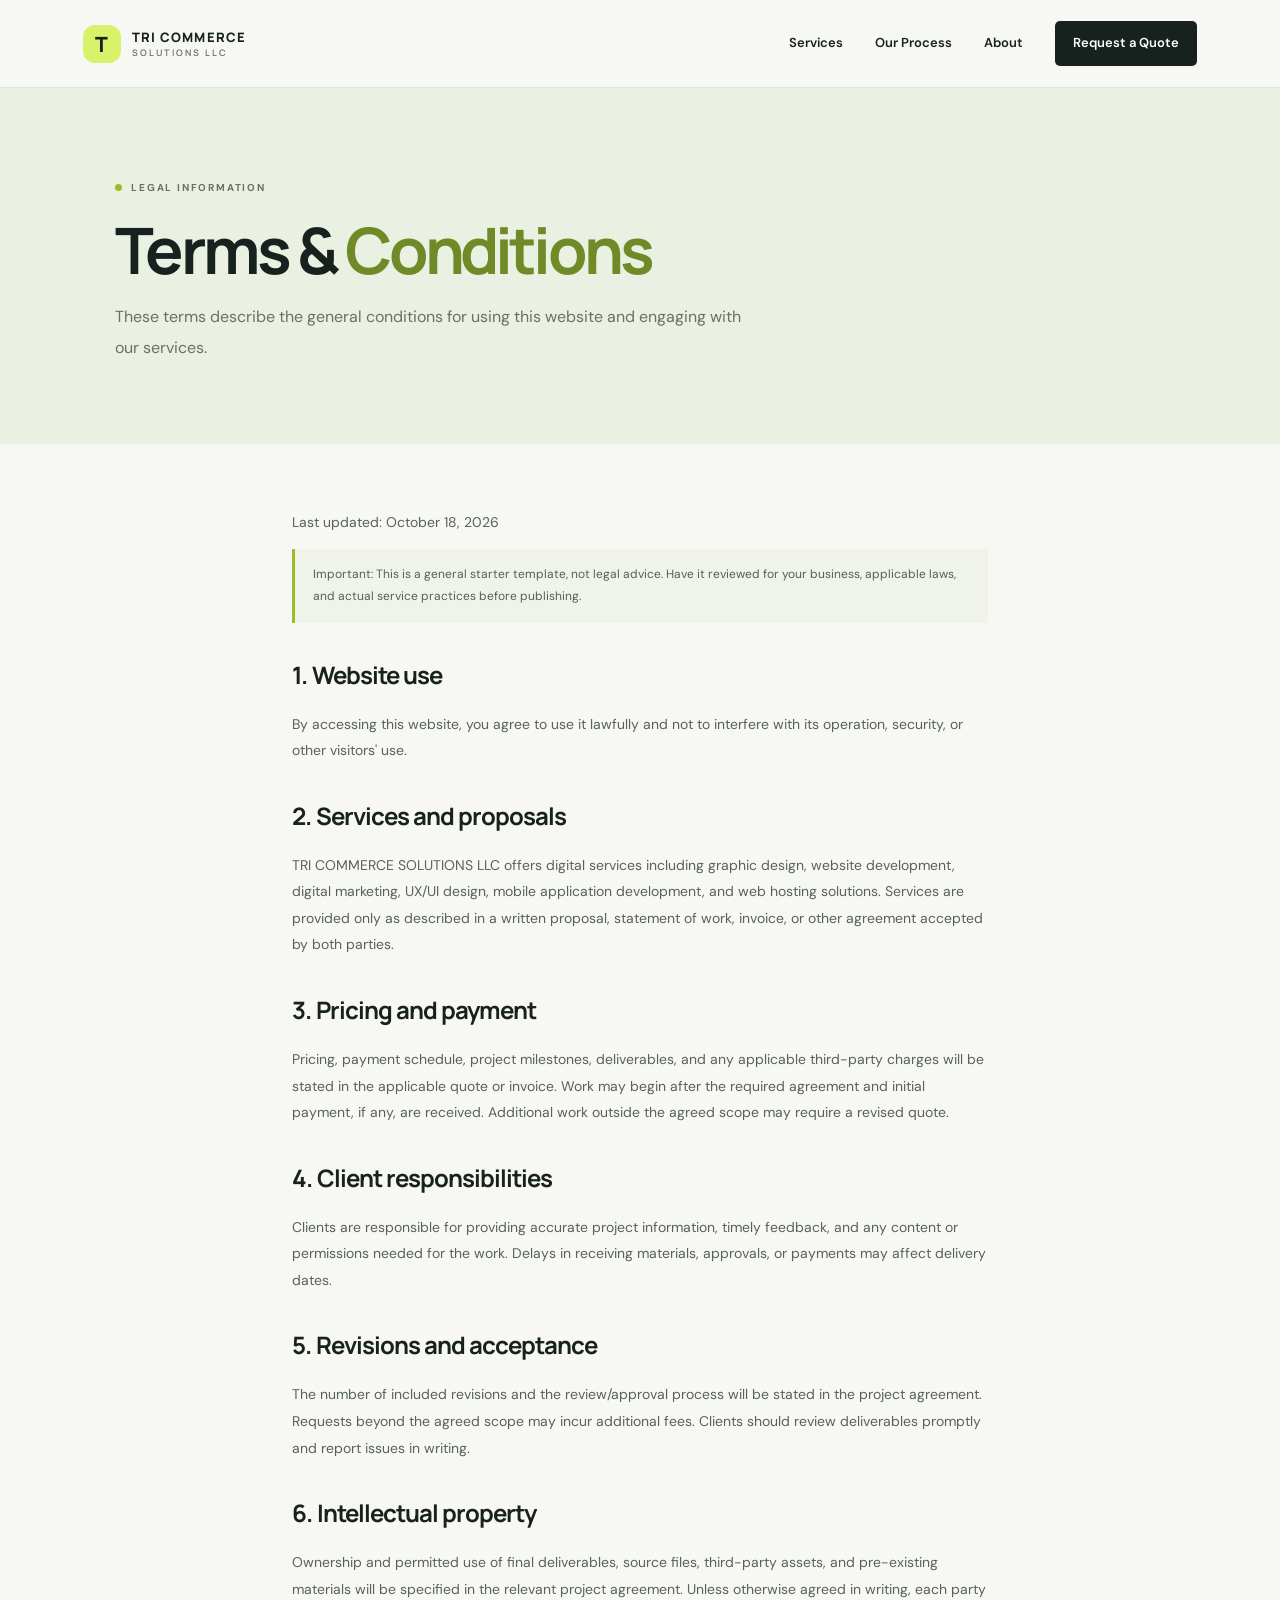
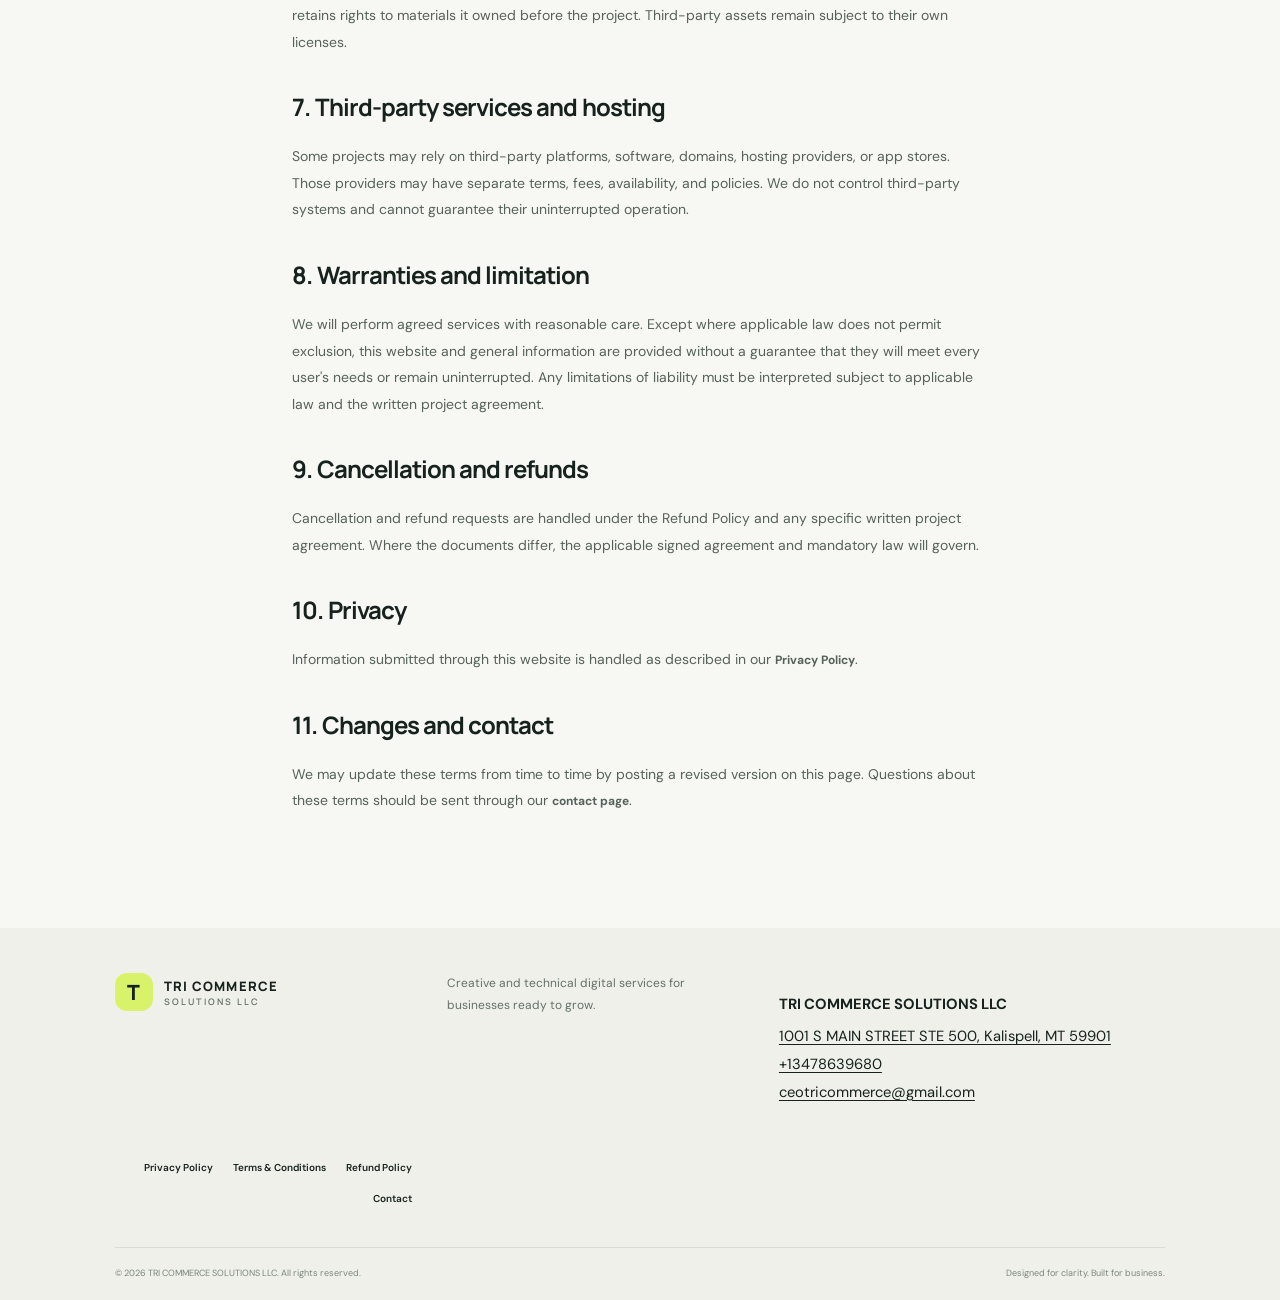
<file: terms.html>
<!doctype html><html lang="en"><head><meta charset="utf-8"><meta name="viewport" content="width=device-width,initial-scale=1"><title>Terms & Conditions | TRI COMMERCE SOLUTIONS LLC</title><link rel="stylesheet" href="styles.css"></head><body><header class="site-header"><a class="brand" href="index.html"><span class="brand-mark">T</span><span>TRI COMMERCE <small>SOLUTIONS LLC</small></span></a><button class="menu-toggle" aria-label="Toggle navigation" aria-expanded="false">☰</button><nav class="nav"><a href="index.html#services">Services</a><a href="index.html#process">Our Process</a><a href="about.html">About</a><a href="contact.html" class="nav-cta">Request a Quote</a></nav></header><main><section class="page-hero"><p class="eyebrow"><span></span> LEGAL INFORMATION</p><h1>Terms & <em>Conditions</em></h1><p>These terms describe the general conditions for using this website and engaging with our services.</p></section><article class="content-section"><p class="legal-updated">Last updated: October 18, 2026</p><div class="notice">Important: This is a general starter template, not legal advice. Have it reviewed for your business, applicable laws, and actual service practices before publishing.</div><h2>1. Website use</h2><p>By accessing this website, you agree to use it lawfully and not to interfere with its operation, security, or other visitors' use.</p><h2>2. Services and proposals</h2><p>TRI COMMERCE SOLUTIONS LLC offers digital services including graphic design, website development, digital marketing, UX/UI design, mobile application development, and web hosting solutions. Services are provided only as described in a written proposal, statement of work, invoice, or other agreement accepted by both parties.</p><h2>3. Pricing and payment</h2><p>Pricing, payment schedule, project milestones, deliverables, and any applicable third-party charges will be stated in the applicable quote or invoice. Work may begin after the required agreement and initial payment, if any, are received. Additional work outside the agreed scope may require a revised quote.</p><h2>4. Client responsibilities</h2><p>Clients are responsible for providing accurate project information, timely feedback, and any content or permissions needed for the work. Delays in receiving materials, approvals, or payments may affect delivery dates.</p><h2>5. Revisions and acceptance</h2><p>The number of included revisions and the review/approval process will be stated in the project agreement. Requests beyond the agreed scope may incur additional fees. Clients should review deliverables promptly and report issues in writing.</p><h2>6. Intellectual property</h2><p>Ownership and permitted use of final deliverables, source files, third-party assets, and pre-existing materials will be specified in the relevant project agreement. Unless otherwise agreed in writing, each party retains rights to materials it owned before the project. Third-party assets remain subject to their own licenses.</p><h2>7. Third-party services and hosting</h2><p>Some projects may rely on third-party platforms, software, domains, hosting providers, or app stores. Those providers may have separate terms, fees, availability, and policies. We do not control third-party systems and cannot guarantee their uninterrupted operation.</p><h2>8. Warranties and limitation</h2><p>We will perform agreed services with reasonable care. Except where applicable law does not permit exclusion, this website and general information are provided without a guarantee that they will meet every user's needs or remain uninterrupted. Any limitations of liability must be interpreted subject to applicable law and the written project agreement.</p><h2>9. Cancellation and refunds</h2><p>Cancellation and refund requests are handled under the Refund Policy and any specific written project agreement. Where the documents differ, the applicable signed agreement and mandatory law will govern.</p><h2>10. Privacy</h2><p>Information submitted through this website is handled as described in our <a class="text-link" href="privacy.html">Privacy Policy</a>.</p><h2>11. Changes and contact</h2><p>We may update these terms from time to time by posting a revised version on this page. Questions about these terms should be sent through our <a class="text-link" href="contact.html">contact page</a>.</p></article></main><footer class="footer"><div class="footer-top"><a class="brand brand-footer" href="index.html"><span class="brand-mark">T</span><span>TRI COMMERCE <small>SOLUTIONS LLC</small></span></a><p>Creative and technical digital services for businesses ready to grow.</p><div class="business-contact"><strong>TRI COMMERCE SOLUTIONS LLC</strong><br><a href="https://www.google.com/maps/search/?api=1&query=1001+S+MAIN+STREET+STE+500+Kalispell+MT+59901">1001 S MAIN STREET STE 500, Kalispell, MT 59901</a><br><a href="tel:+13478639680">+13478639680</a><br><a href="mailto:ceotricommerce@gmail.com">ceotricommerce@gmail.com</a></div><div class="footer-links"><a href="privacy.html">Privacy Policy</a><a href="terms.html">Terms & Conditions</a><a href="refund-policy.html">Refund Policy</a><a href="contact.html">Contact</a></div></div><div class="footer-bottom"><span>© <span id="year"></span> TRI COMMERCE SOLUTIONS LLC. All rights reserved.</span><span>Designed for clarity. Built for business.</span></div></footer><script src="script.js"></script></body></html>
</file>
<file: styles.css>
@import url('https://fonts.googleapis.com/css2?family=DM+Sans:wght@400;500;600;700&family=Manrope:wght@400;500;600;700;800&display=swap');
:root{--ink:#17221e;--muted:#66716b;--paper:#f7f8f4;--green:#d8f36a;--line:#dfe4dc;--white:#fff}*{box-sizing:border-box}html{scroll-behavior:smooth}body{margin:0;background:var(--paper);color:var(--ink);font-family:'DM Sans',sans-serif;line-height:1.6}a{color:inherit;text-decoration:none}.site-header{height:88px;display:flex;align-items:center;justify-content:space-between;padding:0 6.5%;border-bottom:1px solid var(--line);background:rgba(247,248,244,.94);position:sticky;top:0;z-index:10;backdrop-filter:blur(14px)}.brand{display:flex;align-items:center;gap:11px;font:800 13px Manrope,sans-serif;letter-spacing:.08em}.brand small{display:block;font-size:9px;letter-spacing:.23em;font-weight:600;color:var(--muted)}.brand-mark{display:grid;place-items:center;width:38px;height:38px;background:var(--green);border-radius:12px;font:800 21px Manrope}.nav{display:flex;align-items:center;gap:32px;font-size:13px;font-weight:600}.nav a:not(.nav-cta):hover,.footer-links a:hover{opacity:.65}.nav-cta{background:var(--ink);color:white;padding:12px 18px;border-radius:5px}.menu-toggle{display:none;border:0;background:none;font-size:24px}.hero{min-height:590px;padding:80px 9% 70px;display:grid;grid-template-columns:1.1fr .9fr;align-items:center;gap:5%;overflow:hidden}.eyebrow{font-size:10px;font-weight:700;letter-spacing:.18em;color:#657267;display:flex;align-items:center;gap:9px}.eyebrow span{width:7px;height:7px;background:#9dbd26;border-radius:50%}h1,h2,h3,p{margin-top:0}h1,h2{font-family:Manrope,sans-serif;letter-spacing:-.06em;line-height:1.08}h1{font-size:clamp(48px,6vw,78px);margin:24px 0}h1 em,h2 em{font-style:normal;color:#718a28} .hero-text{max-width:480px;color:var(--muted);font-size:16px;line-height:1.8}.hero-actions{display:flex;align-items:center;gap:27px;margin-top:30px}.button{display:inline-flex;align-items:center;justify-content:center;gap:22px;padding:15px 20px;border-radius:5px;font-size:12px;font-weight:700;transition:transform .2s}.button:hover{transform:translateY(-2px)}.button-dark{background:var(--ink);color:white}.button-dark span{color:var(--green);font-size:18px}.text-link{font-size:12px;font-weight:700}.hero-note{display:flex;align-items:center;gap:13px;margin-top:48px;color:var(--muted);font-size:11px}.avatar-stack{display:flex}.avatar-stack b{display:grid;place-items:center;width:27px;height:27px;margin-right:-6px;border:2px solid var(--paper);border-radius:50%;background:#dce6d2;font-size:9px;color:var(--ink)}.avatar-stack b:nth-child(2){background:#e9dfc8}.avatar-stack b:nth-child(3){background:#c9d9d3}.hero-art{height:410px;position:relative;display:grid;place-items:center}.art-orbit{position:absolute;border:1px solid #dce2d8;border-radius:50%;width:350px;height:350px}.orbit-two{width:450px;height:450px;border-style:dashed}.art-card{position:absolute;border-radius:12px;box-shadow:0 25px 65px #17221e20}.card-back{width:210px;height:275px;right:9%;top:8%;background:#e6eadd;padding:22px;transform:rotate(9deg)}.tiny-label{font-size:9px;letter-spacing:.15em;color:#7d887c}.mini-lines{margin-top:45px;display:grid;gap:10px}.mini-lines i{height:7px;border-radius:5px;background:#c2cbb9}.mini-lines i:nth-child(2){width:70%}.mini-lines i:nth-child(3){width:45%}.card-front{width:235px;height:300px;left:10%;top:17%;background:var(--green);padding:23px;display:flex;flex-direction:column;justify-content:space-between;transform:rotate(-7deg)}.art-symbol{font-size:105px;line-height:1;font-weight:400}.art-card-bottom{display:flex;justify-content:space-between;align-items:end;font:700 22px/1.15 Manrope;letter-spacing:-.05em}.art-card-bottom b{font-size:25px}.art-dot{position:absolute;width:13px;height:13px;border-radius:50%;background:#92a945}.dot-one{top:8%;left:23%}.dot-two{bottom:9%;right:14%;background:#d1a77a}.art-label{position:absolute;bottom:2%;left:4%;font-size:9px;line-height:1.8;letter-spacing:.16em;font-weight:700;color:#788276}.trust-strip{border-top:1px solid var(--line);border-bottom:1px solid var(--line);padding:22px 9%;display:flex;justify-content:space-between;gap:18px;font-size:9px;letter-spacing:.16em;font-weight:700;color:#788276}.section{padding:100px 9%}.section-heading{display:flex;justify-content:space-between;align-items:end;gap:40px;margin-bottom:45px}.section-heading h2,.process-inner h2,.cta-section h2{font-size:clamp(38px,4.4vw,58px);margin:16px 0 0}.section-heading>p{max-width:390px;color:var(--muted);font-size:14px;line-height:1.9;margin-bottom:4px}.service-grid{display:grid;grid-template-columns:repeat(3,1fr);border-top:1px solid var(--line);border-left:1px solid var(--line)}.service-card{position:relative;min-height:255px;padding:28px;border-right:1px solid var(--line);border-bottom:1px solid var(--line);transition:background .2s}.service-card:hover{background:#eef2e8}.service-number{position:absolute;right:24px;top:27px;font-size:10px;color:#8c9689}.service-icon{display:grid;place-items:center;width:43px;height:43px;background:#e7eddf;border-radius:10px;font-size:22px;margin-bottom:26px}.service-card h3{font:700 18px Manrope;letter-spacing:-.04em;margin-bottom:9px}.service-card p{font-size:12px;line-height:1.8;color:var(--muted);min-height:65px}.service-card a{font-size:11px;font-weight:700}.process-section{background:#1a2721;color:#fff}.process-inner{display:grid;grid-template-columns:1fr 1fr;gap:12%;align-items:center}.process-inner .eyebrow{color:#b9c4b6}.process-inner h2 em{color:var(--green)}.process-intro{color:#b5c0b7;max-width:390px;font-size:13px;line-height:1.9;margin:24px 0 28px}.button-light{background:var(--green);color:var(--ink)}.steps{border-top:1px solid #46534b}.step{display:grid;grid-template-columns:40px 1fr;gap:18px;padding:24px 0;border-bottom:1px solid #46534b}.step>span{font-size:11px;color:var(--green);padding-top:4px}.step h3{font:700 17px Manrope;margin-bottom:6px}.step p{font-size:12px;color:#b5c0b7;margin:0;line-height:1.8}.cta-section{text-align:center;padding:100px 20px}.cta-section .eyebrow{justify-content:center}.cta-section h2{margin:18px 0 30px}.footer{padding:45px 9% 20px;background:#eef0e9}.footer-top{display:grid;grid-template-columns:1fr 1fr 1.3fr;gap:35px;align-items:start;padding-bottom:40px}.brand-footer{align-self:start}.footer-top>p{max-width:260px;font-size:12px;color:var(--muted);line-height:1.8}.footer-links{display:flex;justify-content:flex-end;flex-wrap:wrap;gap:15px 20px;font-size:10px;font-weight:600}.footer-bottom{display:flex;justify-content:space-between;border-top:1px solid #d8ddd4;padding-top:18px;font-size:9px;color:#7c867d}.page-hero{padding:90px 9% 65px;background:#eaf0e2}.page-hero h1{font-size:clamp(42px,5vw,64px);margin:18px 0}.page-hero p{max-width:650px;color:var(--muted);line-height:1.9}.content-section{max-width:900px;margin:auto;padding:65px 8% 100px}.content-section h2{font:700 24px Manrope;letter-spacing:-.04em;margin-top:35px}.content-section p,.content-section li{font-size:14px;color:#56625a;line-height:1.9}.content-section ul{padding-left:22px}.contact-layout{display:grid;grid-template-columns:.8fr 1.2fr;gap:70px}.contact-aside h2{font-size:34px}.contact-aside p{color:var(--muted);font-size:13px;line-height:1.9}.contact-aside .contact-note{margin-top:30px;padding:18px;background:#eef2e8;border-radius:7px;font-size:12px}.form-card{background:white;border:1px solid var(--line);border-radius:10px;padding:30px}.form-grid{display:grid;grid-template-columns:1fr 1fr;gap:18px}.field{display:flex;flex-direction:column;gap:7px;margin-bottom:17px}.field.full{grid-column:1/-1}.field label{font-size:11px;font-weight:700}.field input,.field select,.field textarea{width:100%;border:1px solid #dce2d9;border-radius:5px;padding:13px;font:12px 'DM Sans';background:#fcfdfb;color:var(--ink)}.field textarea{min-height:120px;resize:vertical}.field input:focus,.field select:focus,.field textarea:focus{outline:2px solid #c5df7a;border-color:transparent}.form-hint{font-size:10px;color:#7a857c;line-height:1.6}.success-message{display:none;margin-top:15px;padding:12px;background:#eff6dc;border-radius:5px;font-size:12px}.legal-updated{font-size:11px;color:#8a948b}.notice{padding:15px 18px;background:#f0f3e9;border-left:3px solid #9dbd26;font-size:12px;color:#536052;line-height:1.8}@media(max-width:850px){.site-header{height:72px;padding:0 5%}.menu-toggle{display:block}.nav{display:none;position:absolute;top:71px;left:0;right:0;padding:22px 5%;background:var(--paper);border-bottom:1px solid var(--line);flex-direction:column;align-items:stretch;gap:18px}.nav.open{display:flex}.nav-cta{text-align:center}.hero{padding:55px 7%;grid-template-columns:1fr;gap:20px}.hero-art{height:350px;max-width:500px;width:100%;margin:auto}.art-orbit{width:290px;height:290px}.orbit-two{width:350px;height:350px}.card-front{width:190px;height:250px}.card-back{width:170px;height:220px}.art-symbol{font-size:80px}.trust-strip{padding:20px 7%;flex-wrap:wrap;justify-content:center}.section{padding:70px 7%}.section-heading{display:block}.section-heading>p{margin-top:22px}.service-grid{grid-template-columns:repeat(2,1fr)}.process-inner{grid-template-columns:1fr;gap:45px}.footer{padding:35px 7% 18px}.footer-top{grid-template-columns:1fr 1fr}.footer-links{grid-column:1/-1;justify-content:flex-start}.contact-layout{grid-template-columns:1fr;gap:30px}.page-hero{padding:65px 7% 45px}}@media(max-width:520px){h1{font-size:49px}.hero{padding-top:45px}.hero-art{height:300px}.art-orbit{width:235px;height:235px}.orbit-two{width:300px;height:300px}.card-front{left:8%;width:165px;height:225px;padding:17px}.card-back{right:5%;width:145px;height:195px;padding:16px}.art-symbol{font-size:68px}.art-card-bottom{font-size:18px}.trust-strip{font-size:8px;gap:13px 20px}.service-grid{grid-template-columns:1fr}.service-card{min-height:225px}.service-card p{min-height:0;margin-bottom:22px}.footer-top{grid-template-columns:1fr}.footer-links{grid-column:auto;justify-content:flex-start}.footer-bottom{flex-direction:column;gap:8px}.form-card{padding:20px}.form-grid{grid-template-columns:1fr}.field.full{grid-column:auto}.content-section{padding:45px 7%}.cta-section{padding:75px 7%}}

/* Business contact details */
.business-contact{font-size:.92rem;line-height:1.9;color:inherit;margin:18px 0;overflow-wrap:anywhere}.business-contact strong{display:inline-block;margin-bottom:4px}.business-contact a,.contact-note a{color:inherit;text-decoration:underline;text-underline-offset:3px}.contact-note a{display:inline-block;margin:3px 0}
</file>
